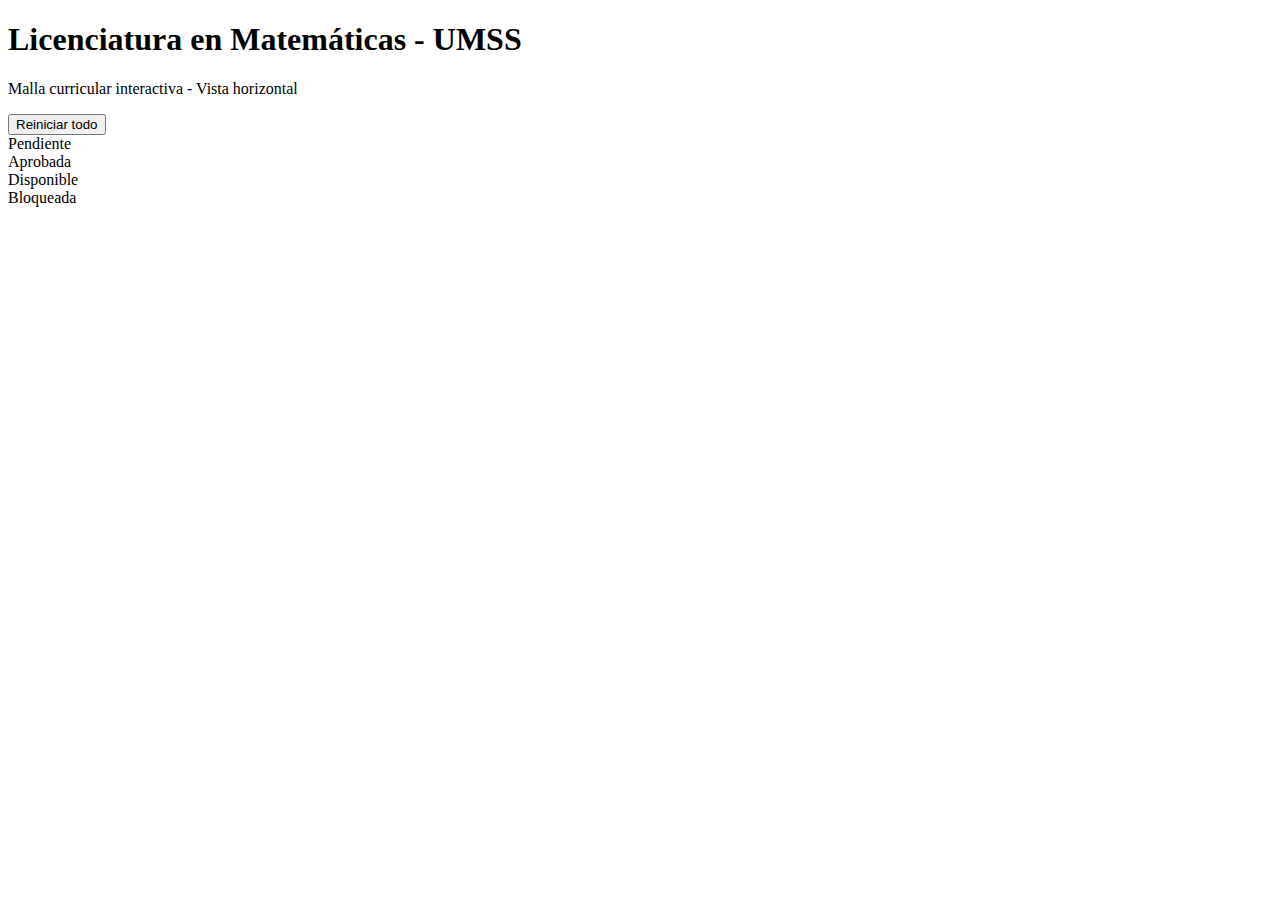
<file: deepseek_html_20250714_33d58e.html>
<!DOCTYPE html>
<html lang="es">
<head>
    <meta charset="UTF-8">
    <meta name="viewport" content="width=device-width, initial-scale=1.0">
    <title>Malla Curricular Horizontal - Matemáticas UMSS</title>
    <link rel="stylesheet" href="style.css">
</head>
<body>
    <header>
        <h1>Licenciatura en Matemáticas - UMSS</h1>
        <p>Malla curricular interactiva - Vista horizontal</p>
    </header>

    <main>
        <div class="controls">
            <button id="reset-btn">Reiniciar todo</button>
            <div class="legend">
                <div class="legend-item">
                    <div class="color-box pending"></div>
                    <span>Pendiente</span>
                </div>
                <div class="legend-item">
                    <div class="color-box approved"></div>
                    <span>Aprobada</span>
                </div>
                <div class="legend-item">
                    <div class="color-box available"></div>
                    <span>Disponible</span>
                </div>
                <div class="legend-item">
                    <div class="color-box locked"></div>
                    <span>Bloqueada</span>
                </div>
            </div>
        </div>

        <div class="horizontal-container" id="semesters">
            <!-- Los semestres se generarán dinámicamente con JavaScript -->
        </div>
    </main>

    <script src="script.js"></script>
</body>
</html>
</file>
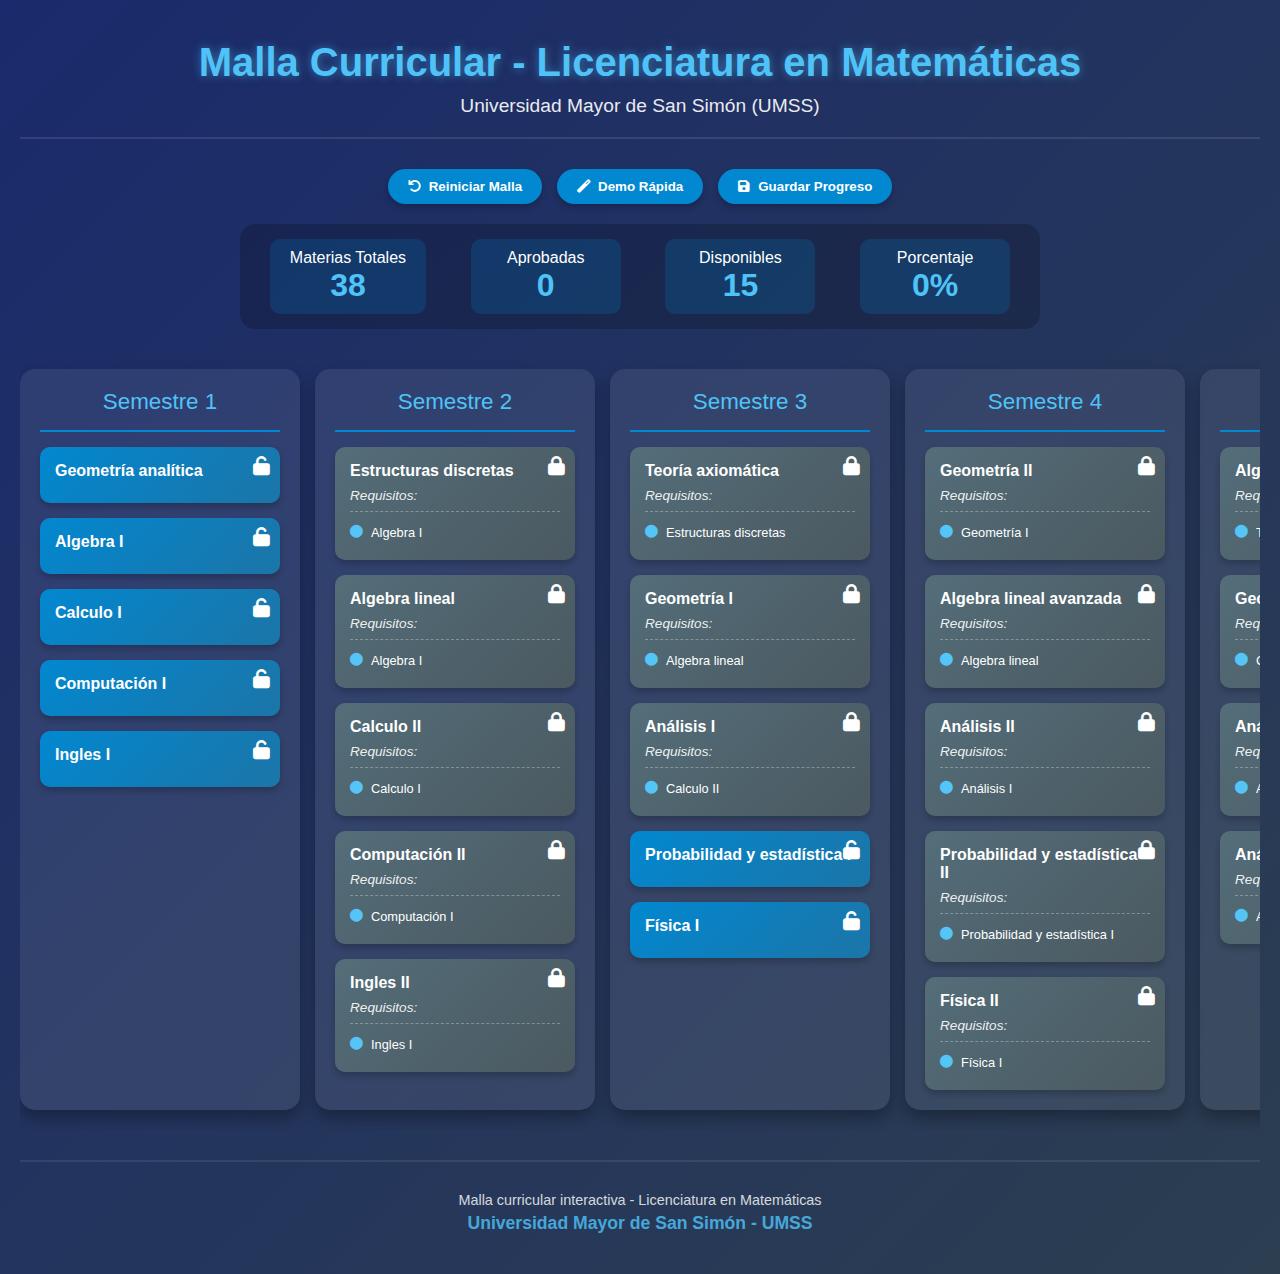
<file: malla.html>
<!DOCTYPE html>
<html lang="es">
<head>
    <meta charset="UTF-8">
    <meta name="viewport" content="width=device-width, initial-scale=1.0">
    <title>Malla Curricular Matemáticas - UMSS</title>
    <link rel="stylesheet" href="https://cdnjs.cloudflare.com/ajax/libs/font-awesome/6.4.0/css/all.min.css">
    <style>
        * {
            margin: 0;
            padding: 0;
            box-sizing: border-box;
            font-family: 'Segoe UI', Tahoma, Geneva, Verdana, sans-serif;
        }
        
        body {
            background: linear-gradient(135deg, #1a2a6c, #2c3e50);
            color: #fff;
            min-height: 100vh;
            padding: 20px;
        }
        
        .container {
            max-width: 1400px;
            margin: 0 auto;
        }
        
        header {
            text-align: center;
            padding: 20px 0;
            margin-bottom: 30px;
            border-bottom: 2px solid rgba(255, 255, 255, 0.1);
        }
        
        h1 {
            font-size: 2.5rem;
            margin-bottom: 10px;
            color: #4fc3f7;
            text-shadow: 0 0 10px rgba(79, 195, 247, 0.5);
        }
        
        .subtitle {
            font-size: 1.2rem;
            opacity: 0.9;
        }
        
        .controls {
            display: flex;
            justify-content: center;
            gap: 15px;
            margin: 20px 0;
            flex-wrap: wrap;
        }
        
        button {
            background: #0288d1;
            color: white;
            border: none;
            padding: 10px 20px;
            border-radius: 30px;
            cursor: pointer;
            font-weight: bold;
            transition: all 0.3s ease;
            display: flex;
            align-items: center;
            gap: 8px;
            box-shadow: 0 4px 6px rgba(0, 0, 0, 0.2);
        }
        
        button:hover {
            background: #039be5;
            transform: translateY(-2px);
            box-shadow: 0 6px 8px rgba(0, 0, 0, 0.3);
        }
        
        .stats {
            background: rgba(0, 0, 0, 0.2);
            border-radius: 15px;
            padding: 15px;
            margin: 20px auto;
            max-width: 800px;
            display: flex;
            justify-content: space-around;
            flex-wrap: wrap;
            gap: 15px;
        }
        
        .stat-item {
            text-align: center;
            padding: 10px 20px;
            background: rgba(2, 136, 209, 0.2);
            border-radius: 10px;
            min-width: 150px;
        }
        
        .stat-value {
            font-size: 2rem;
            font-weight: bold;
            color: #4fc3f7;
        }
        
        .malla-container {
            display: flex;
            overflow-x: auto;
            padding: 20px 0;
            gap: 15px;
            scrollbar-width: thin;
            scrollbar-color: #0288d1 #1a2a6c;
        }
        
        .semestre {
            min-width: 280px;
            background: rgba(255, 255, 255, 0.08);
            border-radius: 15px;
            padding: 20px;
            box-shadow: 0 8px 16px rgba(0, 0, 0, 0.3);
            transition: all 0.3s ease;
        }
        
        .semestre:hover {
            transform: translateY(-5px);
            box-shadow: 0 12px 20px rgba(0, 0, 0, 0.4);
        }
        
        .semestre-header {
            text-align: center;
            padding-bottom: 15px;
            margin-bottom: 15px;
            border-bottom: 2px solid #0288d1;
            color: #4fc3f7;
            font-size: 1.4rem;
        }
        
        .materias-container {
            display: flex;
            flex-direction: column;
            gap: 15px;
        }
        
        .materia {
            background: linear-gradient(135deg, #0288d1, #02669e);
            border-radius: 10px;
            padding: 15px;
            cursor: pointer;
            transition: all 0.3s ease;
            position: relative;
            overflow: hidden;
            box-shadow: 0 4px 6px rgba(0, 0, 0, 0.2);
        }
        
        .materia:before {
            content: '';
            position: absolute;
            top: 0;
            left: 0;
            width: 100%;
            height: 100%;
            background: linear-gradient(135deg, transparent, rgba(255, 255, 255, 0.1));
            pointer-events: none;
        }
        
        .materia:hover {
            transform: translateX(5px);
            box-shadow: 0 6px 12px rgba(0, 0, 0, 0.3);
        }
        
        .materia.aprobada {
            background: linear-gradient(135deg, #00c853, #009624);
        }
        
        .materia.bloqueada {
            background: linear-gradient(135deg, #546e7a, #37474f);
            cursor: not-allowed;
        }
        
        .materia.bloqueada:hover {
            transform: none;
        }
        
        .materia-title {
            font-weight: bold;
            margin-bottom: 8px;
            display: flex;
            justify-content: space-between;
        }
        
        .materia-req {
            font-size: 0.85rem;
            opacity: 0.9;
            font-style: italic;
        }
        
        .req-list {
            margin-top: 8px;
            padding-top: 8px;
            border-top: 1px dashed rgba(255, 255, 255, 0.3);
            font-size: 0.8rem;
        }
        
        .req-item {
            display: flex;
            align-items: center;
            margin: 5px 0;
        }
        
        .req-icon {
            margin-right: 8px;
            color: #4fc3f7;
        }
        
        .req-item.aprobado .req-icon {
            color: #00c853;
        }
        
        .status-icon {
            position: absolute;
            top: 10px;
            right: 10px;
            font-size: 1.2rem;
        }
        
        footer {
            text-align: center;
            padding: 30px 0 20px;
            margin-top: 30px;
            border-top: 2px solid rgba(255, 255, 255, 0.1);
            font-size: 0.9rem;
            opacity: 0.8;
        }
        
        .university {
            color: #4fc3f7;
            font-weight: bold;
            margin-top: 5px;
            font-size: 1.1rem;
        }
        
        /* Scrollbar styling */
        .malla-container::-webkit-scrollbar {
            height: 10px;
        }
        
        .malla-container::-webkit-scrollbar-track {
            background: rgba(0, 0, 0, 0.2);
            border-radius: 10px;
        }
        
        .malla-container::-webkit-scrollbar-thumb {
            background: #0288d1;
            border-radius: 10px;
        }
        
        @media (max-width: 768px) {
            .semestre {
                min-width: 260px;
            }
            
            h1 {
                font-size: 2rem;
            }
        }
    </style>
</head>
<body>
    <div class="container">
        <header>
            <h1>Malla Curricular - Licenciatura en Matemáticas</h1>
            <div class="subtitle">Universidad Mayor de San Simón (UMSS)</div>
        </header>
        
        <div class="controls">
            <button id="reset-btn"><i class="fas fa-undo"></i> Reiniciar Malla</button>
            <button id="demo-btn"><i class="fas fa-magic"></i> Demo Rápida</button>
            <button id="save-btn"><i class="fas fa-save"></i> Guardar Progreso</button>
        </div>
        
        <div class="stats">
            <div class="stat-item">
                <div>Materias Totales</div>
                <div class="stat-value" id="total-count">38</div>
            </div>
            <div class="stat-item">
                <div>Aprobadas</div>
                <div class="stat-value" id="approved-count">0</div>
            </div>
            <div class="stat-item">
                <div>Disponibles</div>
                <div class="stat-value" id="available-count">5</div>
            </div>
            <div class="stat-item">
                <div>Porcentaje</div>
                <div class="stat-value" id="percentage">0%</div>
            </div>
        </div>
        
        <div class="malla-container" id="malla">
            <!-- Los semestres se generarán con JavaScript -->
        </div>
        
        <footer>
            <p>Malla curricular interactiva - Licenciatura en Matemáticas</p>
            <p class="university">Universidad Mayor de San Simón - UMSS</p>
        </footer>
    </div>

    <script>
        // Definición de todas las materias con sus prerrequisitos
        const materias = [
            // Semestre 1
            { 
                id: 'geometria-analitica', 
                name: 'Geometría analítica', 
                semester: 1, 
                unlocks: [] 
            },
            { 
                id: 'algebra-i', 
                name: 'Algebra I', 
                semester: 1, 
                unlocks: ['estructuras-discretas', 'algebra-lineal'] 
            },
            { 
                id: 'calculo-i', 
                name: 'Calculo I', 
                semester: 1, 
                unlocks: ['calculo-ii'] 
            },
            { 
                id: 'computacion-i', 
                name: 'Computación I', 
                semester: 1, 
                unlocks: ['computacion-ii'] 
            },
            { 
                id: 'ingles-i', 
                name: 'Ingles I', 
                semester: 1, 
                unlocks: ['ingles-ii'] 
            },
            
            // Semestre 2
            { 
                id: 'estructuras-discretas', 
                name: 'Estructuras discretas', 
                semester: 2, 
                unlocks: ['teoria-axiomatica'] 
            },
            { 
                id: 'algebra-lineal', 
                name: 'Algebra lineal', 
                semester: 2, 
                unlocks: ['geometria-i', 'algebra-lineal-avanzada'] 
            },
            { 
                id: 'calculo-ii', 
                name: 'Calculo II', 
                semester: 2, 
                unlocks: ['analisis-i'] 
            },
            { 
                id: 'computacion-ii', 
                name: 'Computación II', 
                semester: 2, 
                unlocks: [] 
            },
            { 
                id: 'ingles-ii', 
                name: 'Ingles II', 
                semester: 2, 
                unlocks: [] 
            },
            
            // Semestre 3
            { 
                id: 'teoria-axiomatica', 
                name: 'Teoría axiomática', 
                semester: 3, 
                unlocks: ['algebra-abstracta-i'] 
            },
            { 
                id: 'geometria-i', 
                name: 'Geometría I', 
                semester: 3, 
                unlocks: ['geometria-ii'] 
            },
            { 
                id: 'analisis-i', 
                name: 'Análisis I', 
                semester: 3, 
                unlocks: ['analisis-ii', 'analisis-numerico-i'] 
            },
            { 
                id: 'probabilidad-y-estadistica-i', 
                name: 'Probabilidad y estadística I', 
                semester: 3, 
                unlocks: ['probabilidad-y-estadistica-ii'] 
            },
            { 
                id: 'fisica-i', 
                name: 'Física I', 
                semester: 3, 
                unlocks: ['fisica-ii'] 
            },
            
            // Semestre 4
            { 
                id: 'geometria-ii', 
                name: 'Geometría II', 
                semester: 4, 
                unlocks: ['geometria-iii'] 
            },
            { 
                id: 'algebra-lineal-avanzada', 
                name: 'Algebra lineal avanzada', 
                semester: 4, 
                unlocks: [] 
            },
            { 
                id: 'analisis-ii', 
                name: 'Análisis II', 
                semester: 4, 
                unlocks: ['analisis-iii'] 
            },
            { 
                id: 'probabilidad-y-estadistica-ii', 
                name: 'Probabilidad y estadística II', 
                semester: 4, 
                unlocks: [] 
            },
            { 
                id: 'fisica-ii', 
                name: 'Física II', 
                semester: 4, 
                unlocks: [] 
            },
            
            // Semestre 5
            { 
                id: 'algebra-abstracta-i', 
                name: 'Algebra abstracta I', 
                semester: 5, 
                unlocks: ['algebra-abstracta-ii'] 
            },
            { 
                id: 'geometria-iii', 
                name: 'Geometría III', 
                semester: 5, 
                unlocks: ['geometria-iv', 'teoria-algebraica', 'teoria-medida', 'analisis-funcional'] 
            },
            { 
                id: 'analisis-iii', 
                name: 'Análisis III', 
                semester: 5, 
                unlocks: ['analisis-iv'] 
            },
            { 
                id: 'analisis-numerico-i', 
                name: 'Análisis numérico I', 
                semester: 5, 
                unlocks: ['analisis-numerico-ii'] 
            },
            
            // Semestre 6
            { 
                id: 'algebra-abstracta-ii', 
                name: 'Algebra abstracta II', 
                semester: 6, 
                unlocks: ['algebra-abstracta-iii'] 
            },
            { 
                id: 'geometria-iv', 
                name: 'Geometría IV', 
                semester: 6, 
                unlocks: [] 
            },
            { 
                id: 'analisis-iv', 
                name: 'Análisis IV', 
                semester: 6, 
                unlocks: [] 
            },
            { 
                id: 'analisis-numerico-ii', 
                name: 'Análisis numérico II', 
                semester: 6, 
                unlocks: [] 
            },
            
            // Semestre 7
            { 
                id: 'algebra-abstracta-iii', 
                name: 'Algebra abstracta III', 
                semester: 7, 
                unlocks: [] 
            },
            { 
                id: 'analisis-funcional', 
                name: 'Análisis funcional', 
                semester: 7, 
                unlocks: [] 
            },
            { 
                id: 'electiva-1', 
                name: 'Electiva', 
                semester: 7, 
                unlocks: [] 
            },
            { 
                id: 'electiva-2', 
                name: 'Electiva', 
                semester: 7, 
                unlocks: [] 
            },
            
            // Semestre 8
            { 
                id: 'teoria-algebraica', 
                name: 'Teoría algebraica', 
                semester: 8, 
                unlocks: [] 
            },
            { 
                id: 'teoria-medida', 
                name: 'Teoría medida', 
                semester: 8, 
                unlocks: [] 
            },
            { 
                id: 'electiva-3', 
                name: 'Electiva', 
                semester: 8, 
                unlocks: [] 
            },
            
            // Semestre 9
            { 
                id: 'seminario-de-grado', 
                name: 'Seminario de grado', 
                semester: 9, 
                unlocks: [] 
            },
            { 
                id: 'electiva-4', 
                name: 'Electiva', 
                semester: 9, 
                unlocks: [] 
            },
            { 
                id: 'electiva-5', 
                name: 'Electiva', 
                semester: 9, 
                unlocks: [] 
            },
            
            // Semestre 10
            { 
                id: 'trabajo-de-grado', 
                name: 'Trabajo de grado', 
                semester: 10, 
                unlocks: [] 
            },
            { 
                id: 'electiva-6', 
                name: 'Electiva', 
                semester: 10, 
                unlocks: [] 
            }
        ];

        // Estado de las materias (aprobadas o no)
        let estadoMaterias = {};
        
        // Mapa de prerrequisitos
        let prerrequisitos = {};
        
        // Inicialización
        document.addEventListener('DOMContentLoaded', () => {
            // Construir el mapa de prerrequisitos
            materias.forEach(materia => {
                estadoMaterias[materia.id] = false;
                
                materia.unlocks.forEach(unlockId => {
                    if (!prerrequisitos[unlockId]) {
                        prerrequisitos[unlockId] = [];
                    }
                    prerrequisitos[unlockId].push(materia.id);
                });
            });
            
            // Generar la malla visual
            generarMalla();
            
            // Actualizar estadísticas
            actualizarEstadisticas();
            
            // Configurar botones
            document.getElementById('reset-btn').addEventListener('click', reiniciarMalla);
            document.getElementById('demo-btn').addEventListener('click', demoRapida);
            document.getElementById('save-btn').addEventListener('click', guardarProgreso);
            
            // Cargar progreso guardado si existe
            cargarProgreso();
        });
        
        // Función para generar la malla visual
        function generarMalla() {
            const mallaContainer = document.getElementById('malla');
            mallaContainer.innerHTML = '';
            
            // Agrupar materias por semestre
            const materiasPorSemestre = {};
            materias.forEach(materia => {
                if (!materiasPorSemestre[materia.semester]) {
                    materiasPorSemestre[materia.semester] = [];
                }
                materiasPorSemestre[materia.semester].push(materia);
            });
            
            // Generar cada semestre
            for (let semestre = 1; semestre <= 10; semestre++) {
                if (!materiasPorSemestre[semestre]) continue;
                
                const semestreDiv = document.createElement('div');
                semestreDiv.className = 'semestre';
                
                const header = document.createElement('div');
                header.className = 'semestre-header';
                header.textContent = `Semestre ${semestre}`;
                semestreDiv.appendChild(header);
                
                const materiasContainer = document.createElement('div');
                materiasContainer.className = 'materias-container';
                
                materiasPorSemestre[semestre].forEach(materia => {
                    const materiaDiv = document.createElement('div');
                    materiaDiv.className = 'materia';
                    
                    // Comprobar si está bloqueada
                    const bloqueada = estaBloqueada(materia.id);
                    
                    if (estadoMaterias[materia.id]) {
                        materiaDiv.classList.add('aprobada');
                    } else if (bloqueada) {
                        materiaDiv.classList.add('bloqueada');
                    }
                    
                    materiaDiv.dataset.id = materia.id;
                    
                    // Título de la materia
                    const titleDiv = document.createElement('div');
                    titleDiv.className = 'materia-title';
                    titleDiv.innerHTML = `
                        <span>${materia.name}</span>
                        <i class="status-icon fas ${estadoMaterias[materia.id] ? 'fa-check-circle' : (bloqueada ? 'fa-lock' : 'fa-unlock')}"></i>
                    `;
                    materiaDiv.appendChild(titleDiv);
                    
                    // Prerrequisitos
                    if (prerrequisitos[materia.id] && prerrequisitos[materia.id].length > 0) {
                        const reqDiv = document.createElement('div');
                        reqDiv.className = 'materia-req';
                        reqDiv.textContent = 'Requisitos:';
                        materiaDiv.appendChild(reqDiv);
                        
                        const reqList = document.createElement('div');
                        reqList.className = 'req-list';
                        
                        prerrequisitos[materia.id].forEach(reqId => {
                            const reqItem = document.createElement('div');
                            reqItem.className = `req-item ${estadoMaterias[reqId] ? 'aprobado' : ''}`;
                            reqItem.innerHTML = `
                                <i class="req-icon fas ${estadoMaterias[reqId] ? 'fa-check-circle' : 'fa-circle'}"></i>
                                ${materias.find(m => m.id === reqId).name}
                            `;
                            reqList.appendChild(reqItem);
                        });
                        
                        materiaDiv.appendChild(reqList);
                    }
                    
                    // Evento de clic
                    if (!bloqueada && !estadoMaterias[materia.id]) {
                        materiaDiv.addEventListener('click', () => {
                            estadoMaterias[materia.id] = true;
                            materiaDiv.classList.add('aprobada');
                            
                            // Actualizar la malla para reflejar cambios
                            setTimeout(() => {
                                generarMalla();
                                actualizarEstadisticas();
                            }, 300);
                        });
                    }
                    
                    materiasContainer.appendChild(materiaDiv);
                });
                
                semestreDiv.appendChild(materiasContainer);
                mallaContainer.appendChild(semestreDiv);
            }
        }
        
        // Comprobar si una materia está bloqueada
        function estaBloqueada(materiaId) {
            if (!prerrequisitos[materiaId]) return false;
            
            // Verificar si todos los prerrequisitos están aprobados
            const todosAprobados = prerrequisitos[materiaId].every(reqId => estadoMaterias[reqId]);
            
            // Si hay prerrequisitos pero no todos están aprobados, está bloqueada
            return !todosAprobados;
        }
        
        // Actualizar estadísticas
        function actualizarEstadisticas() {
            const total = materias.length;
            const aprobadas = Object.values(estadoMaterias).filter(v => v).length;
            const disponibles = materias.filter(m => !estaBloqueada(m.id) && !estadoMaterias[m.id]).length;
            const porcentaje = Math.round((aprobadas / total) * 100);
            
            document.getElementById('approved-count').textContent = aprobadas;
            document.getElementById('available-count').textContent = disponibles;
            document.getElementById('percentage').textContent = `${porcentaje}%`;
        }
        
        // Reiniciar toda la malla
        function reiniciarMalla() {
            Object.keys(estadoMaterias).forEach(key => {
                estadoMaterias[key] = false;
            });
            generarMalla();
            actualizarEstadisticas();
            localStorage.removeItem('mallaEstado');
        }
        
        // Demo rápida (aprobar hasta el 4to semestre)
        function demoRapida() {
            reiniciarMalla();
            
            // Aprobar todas las materias hasta el 4to semestre
            materias.filter(m => m.semester <= 4).forEach(m => {
                estadoMaterias[m.id] = true;
            });
            
            generarMalla();
            actualizarEstadisticas();
        }
        
        // Guardar progreso en localStorage
        function guardarProgreso() {
            localStorage.setItem('mallaEstado', JSON.stringify(estadoMaterias));
            alert('¡Progreso guardado exitosamente!');
        }
        
        // Cargar progreso desde localStorage
        function cargarProgreso() {
            const guardado = localStorage.getItem('mallaEstado');
            if (guardado) {
                estadoMaterias = JSON.parse(guardado);
                generarMalla();
                actualizarEstadisticas();
            }
        }
    </script>
</body>
</html>
</file>
<file: style.css>

</file>
